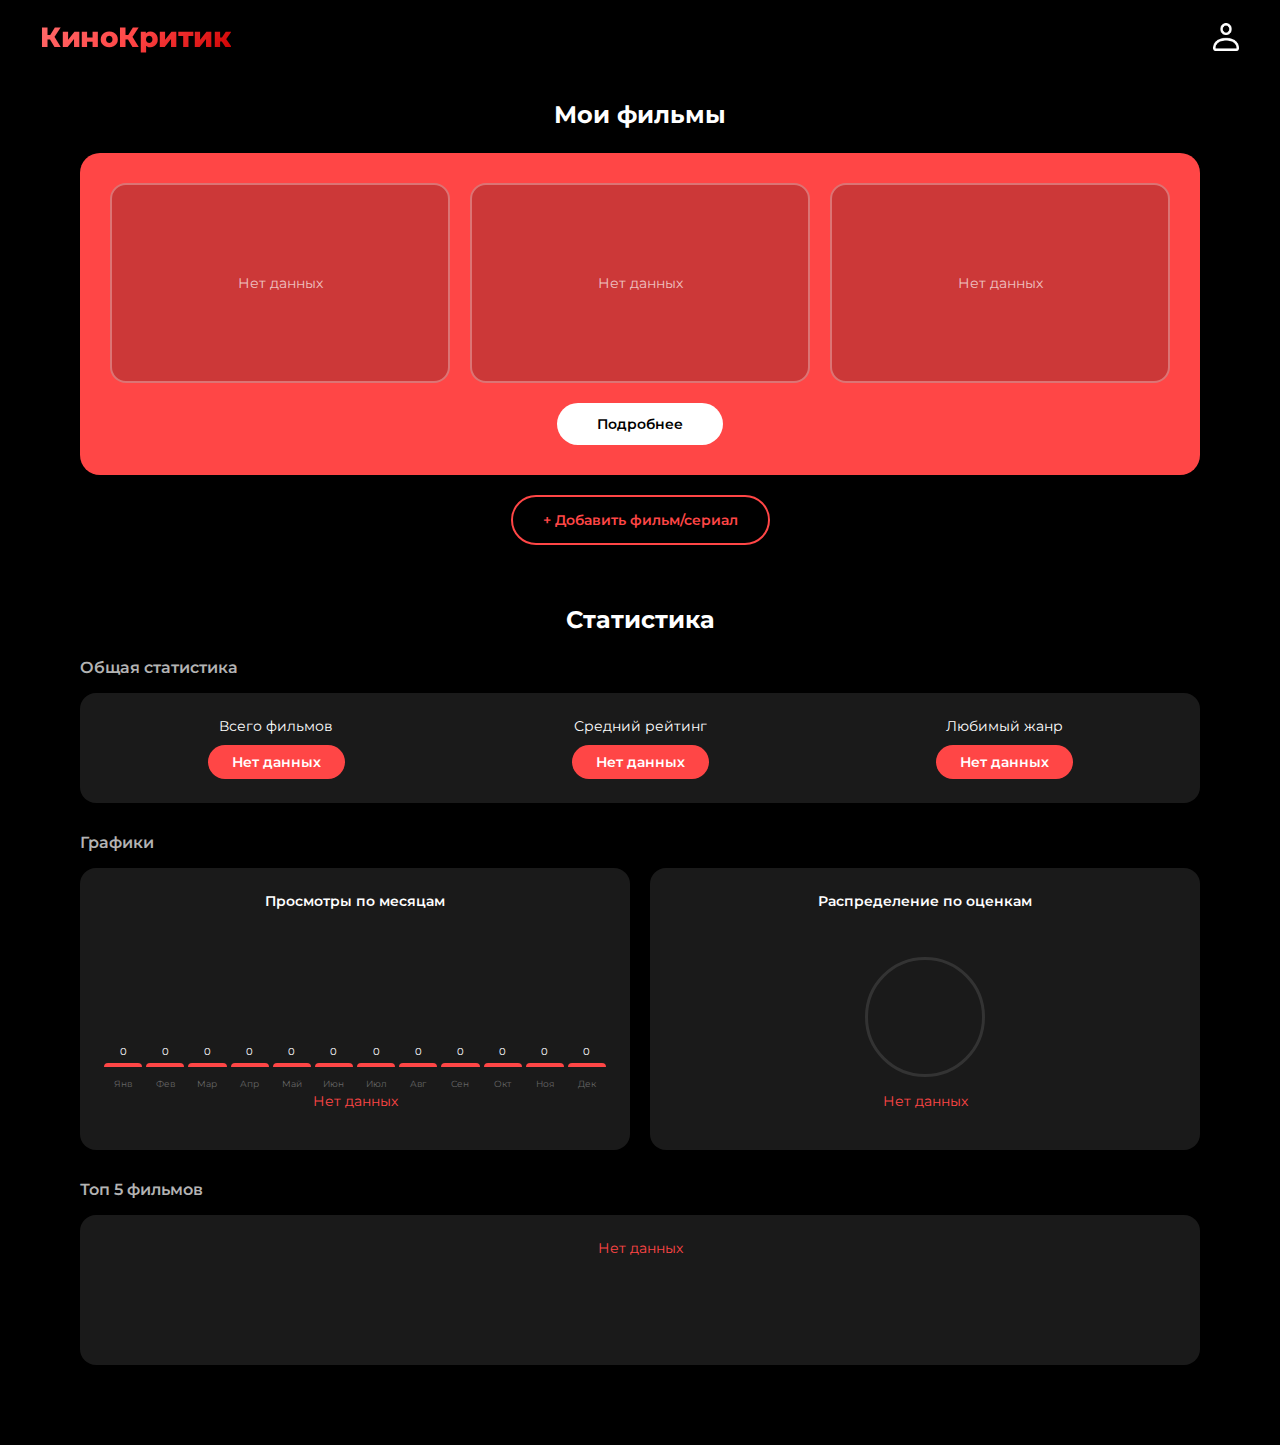
<file: index.html>
<!DOCTYPE html>
<html lang="ru">
<head>
    <meta charset="UTF-8">
    <meta name="viewport" content="width=device-width, initial-scale=1.0">
    <title>КиноКритик - Главная</title>
    <link rel="stylesheet" href="stule.css">
    <link href="https://fonts.googleapis.com/css2?family=Montserrat:wght@300;400;500;600;700;800&display=swap" rel="stylesheet">
</head>
<body>
    <header class="header">
        <a href="index.html" class="logo">
            <span class="logo-text">КиноКритик</span>
        </a>
        <div class="header-right">
            <span class="username-display" id="usernameDisplay"></span>
            <a href="login.html" class="account-icon" id="accountIcon">
                <img src="Icon.png" alt="Аккаунт">
            </a>
        </div>
    </header>

    <main class="main-content">
        <!-- Раздел Мои фильмы -->
        <section class="section-movies">
            <h2 class="section-title">Мои фильмы</h2>
            
            <div class="movies-container" id="moviesContainer">
                <div class="movies-cards">
                    <div class="movie-card empty" data-index="0">
                        <span>Нет данных</span>
                    </div>
                    <div class="movie-card empty" data-index="1">
                        <span>Нет данных</span>
                    </div>
                    <div class="movie-card empty" data-index="2">
                        <span>Нет данных</span>
                    </div>
                </div>
                <a href="movies.html" class="btn-details">Подробнее</a>
            </div>

            <a href="add-movie.html" class="btn-add-movie">+ Добавить фильм/сериал</a>
        </section>

        <!-- Раздел Статистика -->
        <section class="section-statistics">
            <h2 class="section-title">Статистика</h2>

            <!-- Общая статистика -->
            <div class="stats-block">
                <h3 class="stats-subtitle">Общая статистика</h3>
                <div class="stats-general">
                    <div class="stat-item">
                        <span class="stat-label">Всего фильмов</span>
                        <span class="stat-value" id="totalMovies">Нет данных</span>
                    </div>
                    <div class="stat-item">
                        <span class="stat-label">Средний рейтинг</span>
                        <span class="stat-value" id="avgRating">Нет данных</span>
                    </div>
                    <div class="stat-item">
                        <span class="stat-label">Любимый жанр</span>
                        <span class="stat-value" id="favGenre">Нет данных</span>
                    </div>
                </div>
            </div>

            <!-- Графики -->
            <div class="stats-block">
                <h3 class="stats-subtitle">Графики</h3>
                <div class="charts-container">
                    <div class="chart-box">
                        <h4>Просмотры по месяцам</h4>
                        <div class="chart-area" id="monthlyChart">
                            <div class="bar-chart">
                                <div class="bar" style="--height: 0%;" data-month="Янв"><span>0</span></div>
                                <div class="bar" style="--height: 0%;" data-month="Фев"><span>0</span></div>
                                <div class="bar" style="--height: 0%;" data-month="Мар"><span>0</span></div>
                                <div class="bar" style="--height: 0%;" data-month="Апр"><span>0</span></div>
                                <div class="bar" style="--height: 0%;" data-month="Май"><span>0</span></div>
                                <div class="bar" style="--height: 0%;" data-month="Июн"><span>0</span></div>
                                <div class="bar" style="--height: 0%;" data-month="Июл"><span>0</span></div>
                                <div class="bar" style="--height: 0%;" data-month="Авг"><span>0</span></div>
                                <div class="bar" style="--height: 0%;" data-month="Сен"><span>0</span></div>
                                <div class="bar" style="--height: 0%;" data-month="Окт"><span>0</span></div>
                                <div class="bar" style="--height: 0%;" data-month="Ноя"><span>0</span></div>
                                <div class="bar" style="--height: 0%;" data-month="Дек"><span>0</span></div>
                            </div>
                            <p class="no-data-text">Нет данных</p>
                        </div>
                    </div>
                    <div class="chart-box">
                        <h4>Распределение по оценкам</h4>
                        <div class="chart-area" id="ratingsChart">
                            <div class="pie-chart">
                                <div class="pie-placeholder"></div>
                            </div>
                            <p class="no-data-text">Нет данных</p>
                        </div>
                    </div>
                </div>
            </div>

            <!-- Топ 5 фильмов -->
            <div class="stats-block">
                <h3 class="stats-subtitle">Топ 5 фильмов</h3>
                <div class="top-movies" id="topMovies">
                    <p class="no-data-text">Нет данных</p>
                </div>
            </div>
        </section>
    </main>

    <!-- Модальное окно для просмотра всех карточек -->
    <div class="modal-overlay" id="allMoviesModal">
        <div class="modal-content">
            <button class="modal-close" onclick="closeModal()">&times;</button>
            <h2>Все фильмы</h2>
            <div class="modal-movies-grid" id="allMoviesGrid">
                <p class="no-data-text">Нет добавленных фильмов</p>
            </div>
        </div>
    </div>

    <script src="api.js"></script>
    <script src="script.js"></script>
</body>
</html>
</file>
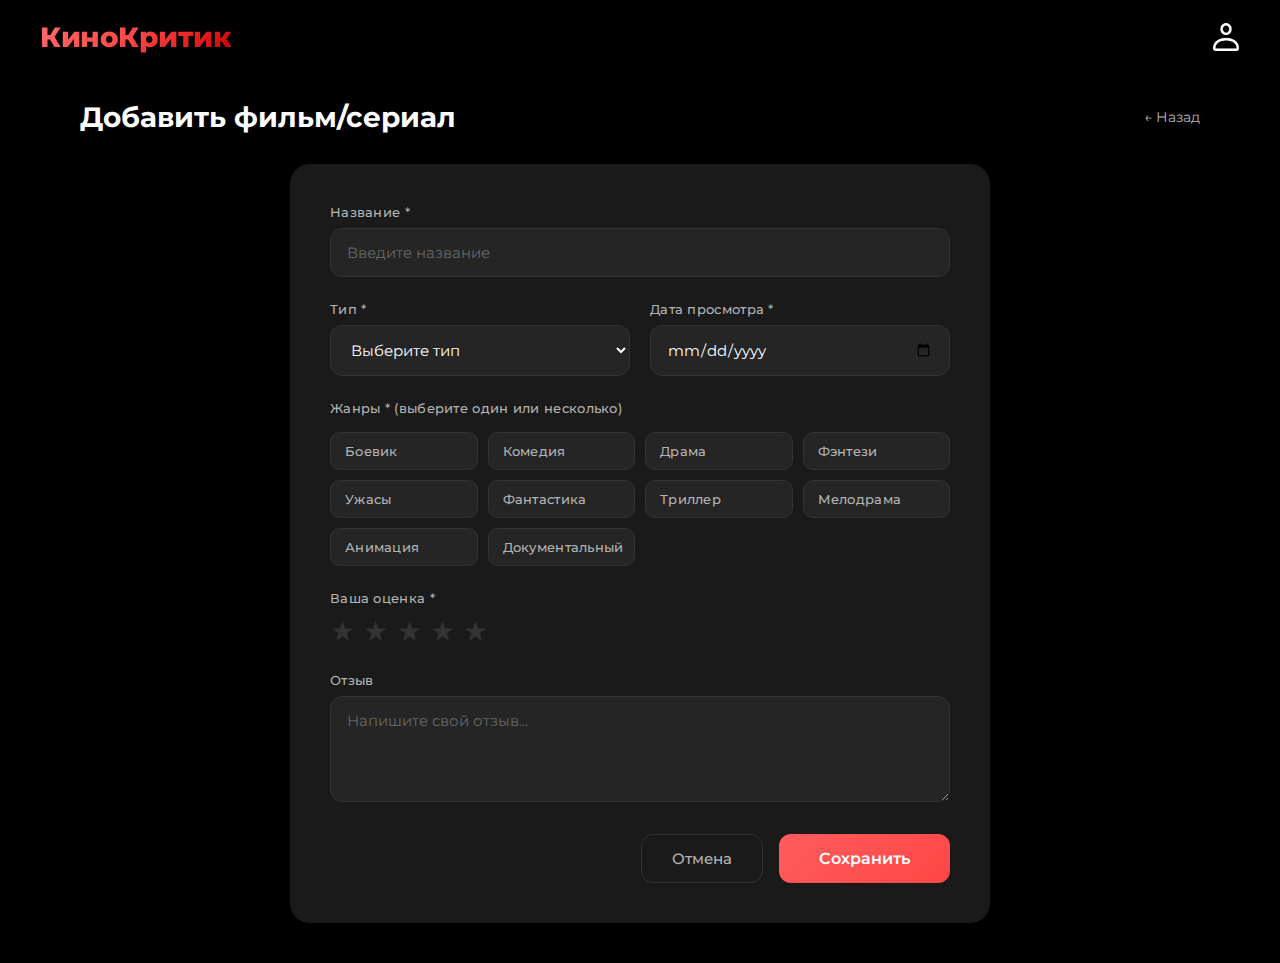
<file: add-movie.html>
<!DOCTYPE html>
<html lang="ru">
<head>
    <meta charset="UTF-8">
    <meta name="viewport" content="width=device-width, initial-scale=1.0">
    <title>КиноКритик - Добавить фильм</title>
    <link rel="stylesheet" href="stule.css">
    <link href="https://fonts.googleapis.com/css2?family=Montserrat:wght@300;400;500;600;700;800&display=swap" rel="stylesheet">
</head>
<body>
    <header class="header">
        <a href="index.html" class="logo">
            <span class="logo-text">КиноКритик</span>
        </a>
        <div class="header-right">
            <span class="username-display" id="usernameDisplay"></span>
            <a href="login.html" class="account-icon" id="accountIcon">
                <img src="Icon.png" alt="Аккаунт">
            </a>
        </div>
    </header>

    <main class="main-content add-movie-page">
        <div class="page-header">
            <h1 class="page-title" id="pageTitle">Добавить фильм/сериал</h1>
            <a href="index.html" class="btn-back">← Назад</a>
        </div>

        <form class="add-movie-form" id="addMovieForm" novalidate>
            <input type="hidden" id="movieId" value="">
            
            <div class="form-row">
                <div class="input-group">
                    <label for="movieTitle">Название *</label>
                    <input type="text" id="movieTitle" name="title" placeholder="Введите название">
                </div>
            </div>

            <div class="form-row two-cols">
                <div class="input-group">
                    <label for="movieType">Тип *</label>
                    <select id="movieType" name="type" class="filter-select">
                        <option value="">Выберите тип</option>
                        <option value="film">Фильм</option>
                        <option value="series">Сериал</option>
                    </select>
                </div>
                
                <div class="input-group">
                    <label for="movieDate">Дата просмотра *</label>
                    <input type="date" id="movieDate" name="date">
                </div>
            </div>

            <div class="form-row">
                <div class="input-group">
                    <label>Жанры * (выберите один или несколько)</label>
                    <div class="genres-grid" id="genresGrid">
                        <label class="genre-checkbox">
                            <input type="checkbox" name="genre" value="action">
                            <span>Боевик</span>
                        </label>
                        <label class="genre-checkbox">
                            <input type="checkbox" name="genre" value="comedy">
                            <span>Комедия</span>
                        </label>
                        <label class="genre-checkbox">
                            <input type="checkbox" name="genre" value="drama">
                            <span>Драма</span>
                        </label>
                        <label class="genre-checkbox">
                            <input type="checkbox" name="genre" value="fantasy">
                            <span>Фэнтези</span>
                        </label>
                        <label class="genre-checkbox">
                            <input type="checkbox" name="genre" value="horror">
                            <span>Ужасы</span>
                        </label>
                        <label class="genre-checkbox">
                            <input type="checkbox" name="genre" value="scifi">
                            <span>Фантастика</span>
                        </label>
                        <label class="genre-checkbox">
                            <input type="checkbox" name="genre" value="thriller">
                            <span>Триллер</span>
                        </label>
                        <label class="genre-checkbox">
                            <input type="checkbox" name="genre" value="romance">
                            <span>Мелодрама</span>
                        </label>
                        <label class="genre-checkbox">
                            <input type="checkbox" name="genre" value="animation">
                            <span>Анимация</span>
                        </label>
                        <label class="genre-checkbox">
                            <input type="checkbox" name="genre" value="documentary">
                            <span>Документальный</span>
                        </label>
                    </div>
                    <span class="error-message" id="genreError" style="display:none;">Выберите хотя бы один жанр</span>
                </div>
            </div>

            <div class="form-row">
                <div class="input-group">
                    <label>Ваша оценка *</label>
                    <div class="rating-input">
                        <input type="radio" name="rating" value="5" id="star5">
                        <label for="star5" class="star">★</label>
                        <input type="radio" name="rating" value="4" id="star4">
                        <label for="star4" class="star">★</label>
                        <input type="radio" name="rating" value="3" id="star3">
                        <label for="star3" class="star">★</label>
                        <input type="radio" name="rating" value="2" id="star2">
                        <label for="star2" class="star">★</label>
                        <input type="radio" name="rating" value="1" id="star1">
                        <label for="star1" class="star">★</label>
                    </div>
                </div>
            </div>

            <div class="form-row">
                <div class="input-group">
                    <label for="movieReview">Отзыв</label>
                    <textarea id="movieReview" name="review" placeholder="Напишите свой отзыв..." rows="4"></textarea>
                </div>
            </div>

            <div class="form-actions">
                <button type="button" class="btn-cancel" onclick="window.location.href='index.html'">Отмена</button>
                <button type="submit" class="btn-primary" id="submitBtn">Сохранить</button>
            </div>
        </form>
    </main>

    <script src="api.js"></script>
    <script src="script.js"></script>
</body>
</html>
</file>
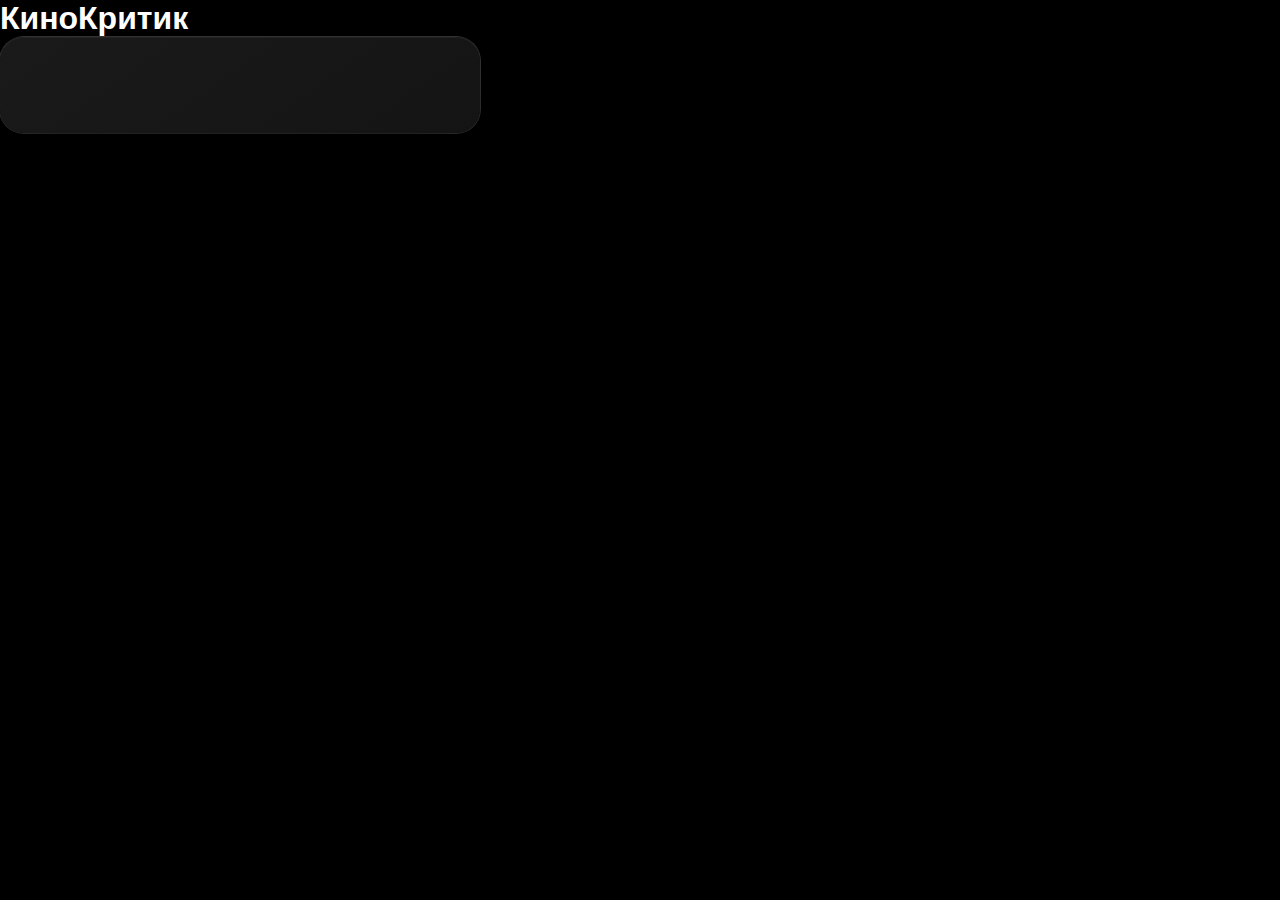
<file: login.html>
<!DOCTYPE html>
<html lang="ru">
<head>
    <meta charset="UTF-8">
    <meta name="viewport" content="width=device-width, initial-scale=1.0">
    <title>КиноКритик- вход</title>
    <link rel="stylesheet" href="stule.css">
    <link href="https://fonts.googleapis.com/css2?family=Inter:wght@300;400;500;600;700;800&display=swap" rel="stylesheet">
</head>
<body style="background-color: #000000;">
    <div>
        <h1>КиноКритик</h1>
    </div>
    <div class="auth-window"></div>
</body>
</html>
</file>
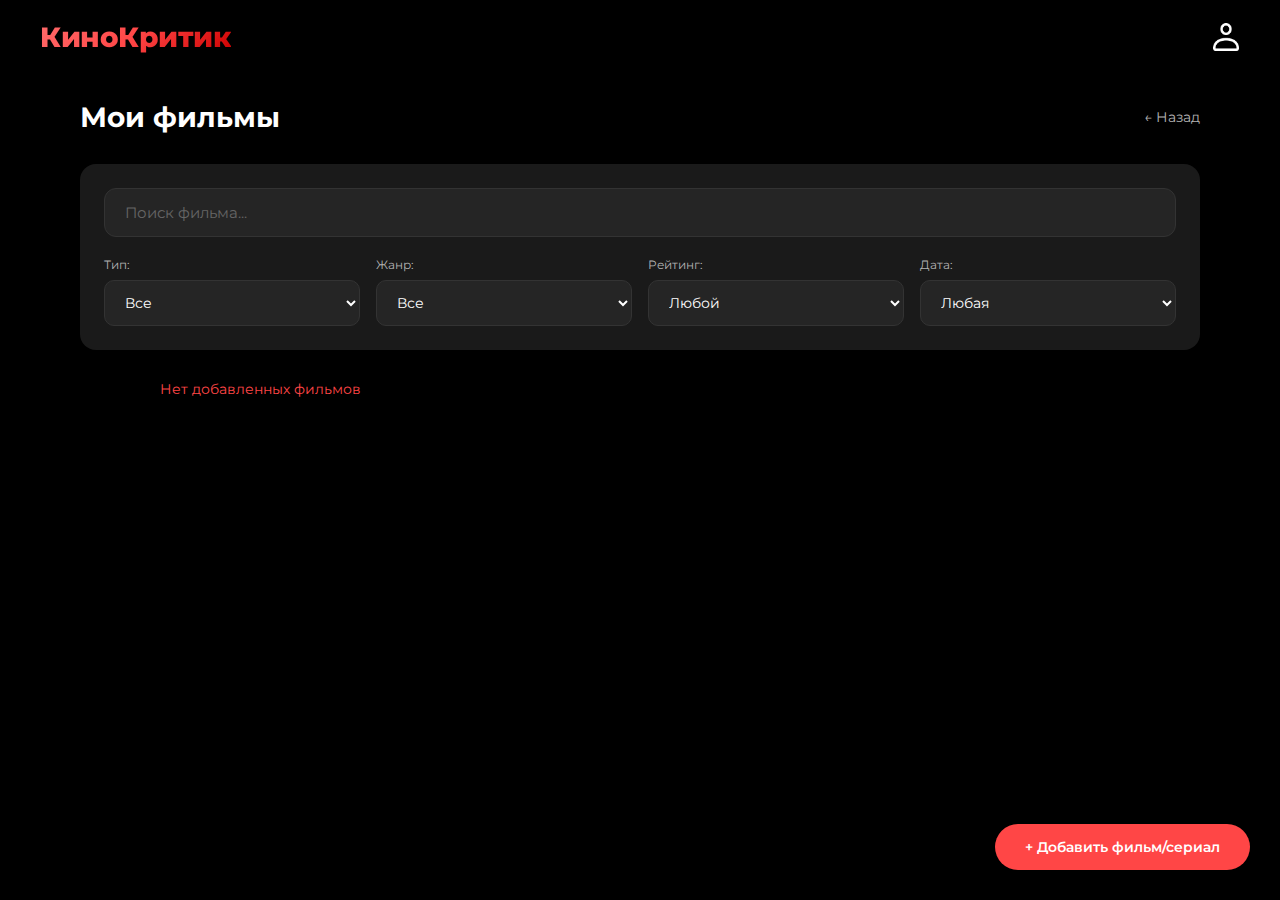
<file: movies.html>
<!DOCTYPE html>
<html lang="ru">
<head>
    <meta charset="UTF-8">
    <meta name="viewport" content="width=device-width, initial-scale=1.0">
    <title>КиноКритик - Все фильмы</title>
    <link rel="stylesheet" href="stule.css">
    <link href="https://fonts.googleapis.com/css2?family=Montserrat:wght@300;400;500;600;700;800&display=swap" rel="stylesheet">
</head>
<body>
    <header class="header">
        <a href="index.html" class="logo">
            <span class="logo-text">КиноКритик</span>
        </a>
        <a href="login.html" class="account-icon">
            <img src="Icon.png" alt="Аккаунт">
        </a>
    </header>

    <main class="main-content movies-page">
        <div class="page-header">
            <h1 class="page-title">Мои фильмы</h1>
            <a href="index.html" class="btn-back">← Назад</a>
        </div>

        <!-- Поиск и фильтры -->
        <div class="filters-section">
            <div class="search-box">
                <input type="text" id="searchInput" placeholder="Поиск фильма..." class="search-input">
            </div>
            
            <div class="filters">
                <div class="filter-group">
                    <label>Тип:</label>
                    <select id="filterType" class="filter-select">
                        <option value="">Все</option>
                        <option value="film">Фильм</option>
                        <option value="series">Сериал</option>
                    </select>
                </div>
                
                <div class="filter-group">
                    <label>Жанр:</label>
                    <select id="filterGenre" class="filter-select">
                        <option value="">Все</option>
                        <option value="action">Боевик</option>
                        <option value="comedy">Комедия</option>
                        <option value="drama">Драма</option>
                        <option value="fantasy">Фэнтези</option>
                        <option value="horror">Ужасы</option>
                        <option value="scifi">Фантастика</option>
                        <option value="thriller">Триллер</option>
                        <option value="romance">Мелодрама</option>
                        <option value="animation">Анимация</option>
                        <option value="documentary">Документальный</option>
                    </select>
                </div>
                
                <div class="filter-group">
                    <label>Рейтинг:</label>
                    <select id="filterRating" class="filter-select">
                        <option value="">Любой</option>
                        <option value="5">★★★★★ (5)</option>
                        <option value="4">★★★★☆ (4+)</option>
                        <option value="3">★★★☆☆ (3+)</option>
                        <option value="2">★★☆☆☆ (2+)</option>
                        <option value="1">★☆☆☆☆ (1+)</option>
                    </select>
                </div>
                
                <div class="filter-group">
                    <label>Дата:</label>
                    <select id="sortBy" class="filter-select">
                        <option value="">Любая</option>
                        <option value="date-desc">Сначала новые</option>
                        <option value="date-asc">Сначала старые</option>
                    </select>
                </div>
            </div>
        </div>

        <!-- Список фильмов -->
        <div class="movies-list" id="moviesList">
            <p class="no-data-text">Нет добавленных фильмов</p>
        </div>

        <!-- Кнопка добавить -->
        <a href="add-movie.html" class="btn-add-movie fixed">+ Добавить фильм/сериал</a>
    </main>

    <script src="script.js"></script>
</body>
</html>
</file>
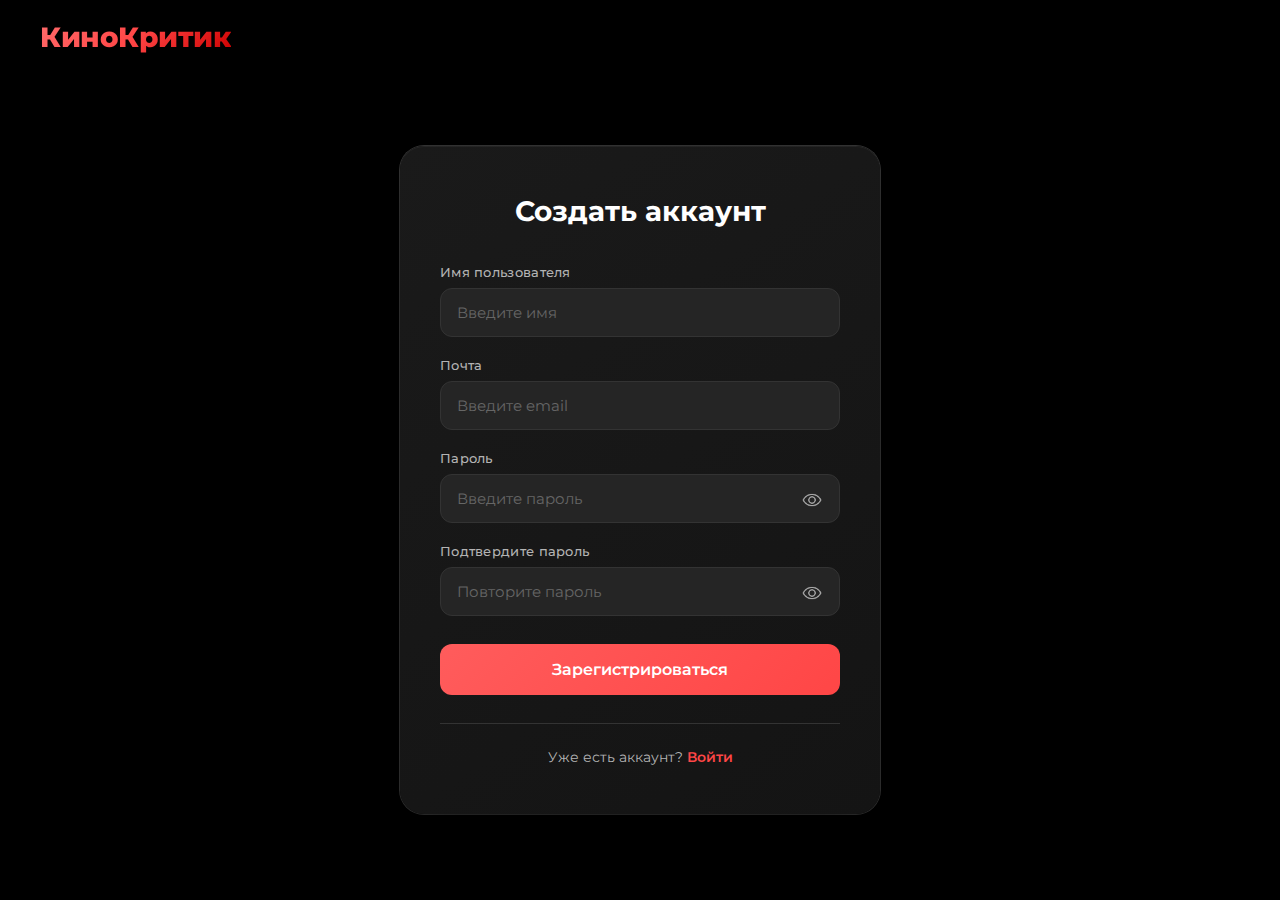
<file: register.html>
<!DOCTYPE html>
<html lang="ru">
<head>
    <meta charset="UTF-8">
    <meta name="viewport" content="width=device-width, initial-scale=1.0">
    <title>КиноКритик - Регистрация</title>
    <link rel="stylesheet" href="stule.css">
    <link href="https://fonts.googleapis.com/css2?family=Montserrat:wght@300;400;500;600;700;800&display=swap" rel="stylesheet">
</head>
<body>
    <header class="header">
        <a href="index.html" class="logo">
            <span class="logo-text">КиноКритик</span>
        </a>
    </header>

    <main class="auth-container">
        <div class="auth-window">
            <div class="auth-header">
                <h1>Создать аккаунт</h1>
            </div>

            <form class="auth-form" id="registerForm">
                <div class="input-group">
                    <label for="username">Имя пользователя</label>
                    <input type="text" id="username" name="username" placeholder="Введите имя" required>
                </div>

                <div class="input-group">
                    <label for="email">Почта</label>
                    <input type="email" id="email" name="email" placeholder="Введите email" required>
                </div>

                <div class="input-group">
                    <label for="password">Пароль</label>
                    <input type="password" id="password" name="password" placeholder="Введите пароль" required minlength="8">
                    <button type="button" class="toggle-password" onclick="togglePassword('password')">
                        <img src="Eye.png" alt="Показать пароль" class="eye-icon">
                    </button>
                </div>

                <div class="input-group">
                    <label for="confirmPassword">Подтвердите пароль</label>
                    <input type="password" id="confirmPassword" name="confirmPassword" placeholder="Повторите пароль" required>
                    <button type="button" class="toggle-password" onclick="togglePassword('confirmPassword')">
                        <img src="Eye.png" alt="Показать пароль" class="eye-icon">
                    </button>
                </div>

                <button type="submit" class="btn-primary">Зарегистрироваться</button>
            </form>

            <div class="auth-footer">
                <p>Уже есть аккаунт? <a href="login.html">Войти</a></p>
            </div>
        </div>
    </main>

    <script src="script.js"></script>
</body>
</html>
</file>
<file: stule.css>
/*КиноКритик - Общие стили*/

/* CSS Variables */
:root {
    --bg-dark: #000000;
    --bg-card: #1a1a1a;
    --bg-input: #252525;
    --bg-gray: #1a1a1a;
    --accent-red: #FF4646;
    --accent-red-hover: #ff5c5c;
    --text-primary: #ffffff;
    --text-secondary: #b3b3b3;
    --text-muted: #666666;
    --border-color: #333333;
    --shadow-color: rgba(255, 70, 70, 0.15);
    --error-color: #ff4757;
    --success-color: #2ed573;
}

/* Reset & Base */
* {
    margin: 0;
    padding: 0;
    box-sizing: border-box;
}

body {
    font-family: 'Montserrat', sans-serif;
    background-color: var(--bg-dark);
    color: var(--text-primary);
    min-height: 100vh;
    overflow-x: hidden;
}

/* Header */
.header {
    position: fixed;
    top: 0;
    left: 0;
    width: 100%;
    padding: 20px 40px;
    z-index: 100;
    display: flex;
    justify-content: space-between;
    align-items: center;
    background-color: var(--bg-dark);
}

.logo {
    display: flex;
    align-items: center;
    text-decoration: none;
    transition: transform 0.3s ease;
}

.logo:hover {
    transform: scale(1.02);
}

.logo-text {
    font-size: 28px;
    font-weight: 800;
    letter-spacing: -0.5px;
    background: linear-gradient(135deg, #ff6b6b 0%, #FF4646 50%, #cc0000 100%);
    -webkit-background-clip: text;
    -webkit-text-fill-color: transparent;
    background-clip: text;
}

.header-right {
    display: flex;
    align-items: center;
    gap: 16px;
}

.username-display {
    color: var(--text-secondary);
    font-size: 14px;
    font-weight: 500;
}

.account-icon {
    display: flex;
    align-items: center;
    justify-content: center;
    transition: opacity 0.3s ease;
}

.account-icon:hover {
    opacity: 0.8;
}

.account-icon img {
    width: 28px;
    height: 28px;
    object-fit: contain;
}

/* Страницы авторизации */

.auth-container {
    min-height: 100vh;
    display: flex;
    align-items: center;
    justify-content: center;
    padding: 100px 20px 40px;
}

.auth-window {
    width: 100%;
    max-width: 480px;
    background: linear-gradient(145deg, var(--bg-card) 0%, #141414 100%);
    border-radius: 24px;
    padding: 48px 40px;
    box-shadow: 
        0 25px 50px -12px rgba(0, 0, 0, 0.5),
        0 0 0 1px var(--border-color),
        inset 0 1px 0 rgba(255, 255, 255, 0.05);
    animation: slideUp 0.6s ease-out;
}

@keyframes slideUp {
    from {
        opacity: 0;
        transform: translateY(30px);
    }
    to {
        opacity: 1;
        transform: translateY(0);
    }
}

.auth-header {
    text-align: center;
    margin-bottom: 36px;
}

.auth-header h1 {
    font-size: 28px;
    font-weight: 700;
    color: var(--text-primary);
}

.auth-form {
    display: flex;
    flex-direction: column;
    gap: 20px;
}

.input-group {
    position: relative;
    display: flex;
    flex-direction: column;
    gap: 8px;
}

.input-group label {
    font-size: 13px;
    font-weight: 500;
    color: var(--text-secondary);
    letter-spacing: 0.3px;
}

.input-group input,
.input-group textarea,
.input-group select {
    width: 100%;
    padding: 14px 16px;
    padding-right: 50px;
    background: var(--bg-input);
    border: 1px solid var(--border-color);
    border-radius: 12px;
    color: var(--text-primary);
    font-size: 15px;
    font-family: inherit;
    transition: all 0.3s ease;
}

.input-group textarea {
    padding-right: 16px;
    resize: vertical;
    min-height: 100px;
}

.input-group input::placeholder,
.input-group textarea::placeholder {
    color: var(--text-muted);
}

.input-group input:focus,
.input-group textarea:focus,
.input-group select:focus {
    outline: none;
    border-color: var(--accent-red);
    box-shadow: 0 0 0 3px var(--shadow-color);
    background: #2a2a2a;
}

.input-group input:hover:not(:focus),
.input-group textarea:hover:not(:focus),
.input-group select:hover:not(:focus) {
    border-color: #444444;
}

.toggle-password {
    position: absolute;
    right: 14px;
    top: 36px;
    background: none;
    border: none;
    cursor: pointer;
    padding: 4px;
    display: flex;
    align-items: center;
    justify-content: center;
    opacity: 0.6;
    transition: opacity 0.3s ease;
}

.toggle-password:hover {
    opacity: 1;
}

.eye-icon {
    width: 20px;
    height: 20px;
    object-fit: contain;
}

.form-options {
    display: flex;
    justify-content: space-between;
    align-items: center;
    margin-top: -8px;
}

.checkbox-container {
    display: flex;
    align-items: center;
    gap: 10px;
    cursor: pointer;
    font-size: 13px;
    color: var(--text-secondary);
    user-select: none;
}

.checkbox-container input {
    display: none;
}

.checkmark {
    width: 18px;
    height: 18px;
    border: 2px solid var(--border-color);
    border-radius: 5px;
    position: relative;
    transition: all 0.3s ease;
    flex-shrink: 0;
}

.checkbox-container:hover .checkmark {
    border-color: var(--accent-red);
}

.checkbox-container input:checked + .checkmark {
    background: var(--accent-red);
    border-color: var(--accent-red);
}

.checkbox-container input:checked + .checkmark::after {
    content: '✓';
    position: absolute;
    top: 50%;
    left: 50%;
    transform: translate(-50%, -50%);
    color: var(--text-primary);
    font-size: 12px;
    font-weight: bold;
}

.forgot-link {
    color: var(--accent-red);
    font-size: 13px;
    text-decoration: none;
    transition: color 0.3s ease;
}

.forgot-link:hover {
    color: var(--accent-red-hover);
    text-decoration: underline;
}

.btn-primary {
    width: 100%;
    padding: 16px;
    background: linear-gradient(135deg, #ff5c5c 0%, var(--accent-red) 100%);
    border: none;
    border-radius: 12px;
    color: var(--text-primary);
    font-size: 16px;
    font-weight: 600;
    font-family: inherit;
    cursor: pointer;
    transition: all 0.3s ease;
    margin-top: 8px;
    position: relative;
    overflow: hidden;
}

.btn-primary::before {
    content: '';
    position: absolute;
    top: 0;
    left: -100%;
    width: 100%;
    height: 100%;
    background: linear-gradient(90deg, transparent, rgba(255, 255, 255, 0.2), transparent);
    transition: left 0.5s ease;
}

.btn-primary:hover {
    transform: translateY(-2px);
    box-shadow: 0 10px 30px rgba(255, 70, 70, 0.3);
}

.btn-primary:hover::before {
    left: 100%;
}

.btn-primary:active {
    transform: translateY(0);
}

.auth-footer {
    text-align: center;
    margin-top: 28px;
    padding-top: 24px;
    border-top: 1px solid var(--border-color);
}

.auth-footer p {
    color: var(--text-secondary);
    font-size: 14px;
}

.auth-footer a {
    color: var(--accent-red);
    text-decoration: none;
    font-weight: 600;
    transition: color 0.3s ease;
}

.auth-footer a:hover {
    color: var(--accent-red-hover);
    text-decoration: underline;
}

.input-group.error input {
    border-color: var(--error-color);
}

.input-group .error-message {
    color: var(--error-color);
    font-size: 12px;
    margin-top: 4px;
}

.input-group.success input {
    border-color: var(--success-color);
}

   /*Главная страница*/

.main-content {
    padding: 100px 40px 40px;
    max-width: 1200px;
    margin: 0 auto;
}

.section-title {
    font-size: 24px;
    font-weight: 700;
    color: var(--text-primary);
    text-align: center;
    margin-bottom: 24px;
}

/* Раздел Мои фильмы */
.section-movies {
    margin-bottom: 60px;
}

.movies-container {
    background: var(--accent-red);
    border-radius: 20px;
    padding: 30px;
    margin-bottom: 20px;
    cursor: pointer;
    transition: transform 0.3s ease;
}

.movies-container:hover {
    transform: scale(1.01);
}

.movies-cards {
    display: grid;
    grid-template-columns: repeat(3, 1fr);
    gap: 20px;
    margin-bottom: 20px;
}

.movie-card {
    background: rgba(0, 0, 0, 0.2);
    border: 2px solid rgba(255, 255, 255, 0.3);
    border-radius: 16px;
    padding: 20px;
    min-height: 200px;
    display: flex;
    flex-direction: column;
    transition: all 0.3s ease;
}

.movie-card.empty {
    justify-content: center;
    align-items: center;
}

.movie-card.empty span {
    color: rgba(255, 255, 255, 0.7);
    font-size: 14px;
}

.movie-card.filled {
    justify-content: flex-start;
}

.movie-card .movie-title {
    font-size: 16px;
    font-weight: 700;
    margin-bottom: 8px;
    color: var(--text-primary);
}

.movie-card .movie-type {
    font-size: 12px;
    color: rgba(255, 255, 255, 0.8);
    margin-bottom: 4px;
}

.movie-card .movie-genre {
    font-size: 12px;
    color: rgba(255, 255, 255, 0.8);
    margin-bottom: 8px;
}

.movie-card .movie-rating {
    color: #ffd700;
    font-size: 14px;
    margin-bottom: 4px;
}

.movie-card .movie-date {
    font-size: 11px;
    color: rgba(255, 255, 255, 0.7);
    margin-bottom: 8px;
}

.movie-card .movie-review {
    font-size: 12px;
    color: rgba(255, 255, 255, 0.9);
    line-height: 1.4;
    overflow: hidden;
    display: -webkit-box;
    -webkit-line-clamp: 3;
    -webkit-box-orient: vertical;
}

.btn-details {
    display: block;
    width: fit-content;
    margin: 0 auto;
    padding: 12px 40px;
    background: var(--text-primary);
    color: var(--bg-dark);
    text-decoration: none;
    border-radius: 25px;
    font-size: 14px;
    font-weight: 600;
    transition: all 0.3s ease;
}

.btn-details:hover {
    transform: scale(1.05);
    box-shadow: 0 5px 20px rgba(255, 255, 255, 0.3);
}

.btn-add-movie {
    display: block;
    width: fit-content;
    margin: 0 auto;
    padding: 14px 30px;
    background: transparent;
    border: 2px solid var(--accent-red);
    color: var(--accent-red);
    text-decoration: none;
    border-radius: 25px;
    font-size: 14px;
    font-weight: 600;
    transition: all 0.3s ease;
}

.btn-add-movie:hover {
    background: var(--accent-red);
    color: var(--text-primary);
}

.btn-add-movie.fixed {
    position: fixed;
    bottom: 30px;
    right: 30px;
    z-index: 50;
    background: var(--accent-red);
    color: var(--text-primary);
    border: none;
}

.btn-add-movie.fixed:hover {
    transform: scale(1.05);
    box-shadow: 0 5px 20px rgba(255, 70, 70, 0.4);
}

/* Раздел Статистика */
.section-statistics {
    margin-bottom: 40px;
}

.stats-block {
    margin-bottom: 30px;
}

.stats-subtitle {
    font-size: 16px;
    font-weight: 600;
    color: var(--text-secondary);
    margin-bottom: 16px;
}

/* Общая статистика */
.stats-general {
    display: grid;
    grid-template-columns: repeat(3, 1fr);
    gap: 20px;
    background: var(--bg-gray);
    border-radius: 16px;
    padding: 24px;
}

.stat-item {
    text-align: center;
}

.stat-label {
    display: block;
    font-size: 14px;
    color: var(--text-primary);
    margin-bottom: 10px;
}

.stat-value {
    display: inline-block;
    padding: 8px 24px;
    background: var(--accent-red);
    color: var(--text-primary);
    border-radius: 20px;
    font-size: 14px;
    font-weight: 600;
}

/* Графики */
.charts-container {
    display: grid;
    grid-template-columns: repeat(2, 1fr);
    gap: 20px;
}

.chart-box {
    background: var(--bg-gray);
    border-radius: 16px;
    padding: 24px;
}

.chart-box h4 {
    font-size: 14px;
    font-weight: 600;
    color: var(--text-primary);
    margin-bottom: 16px;
    text-align: center;
}

.chart-area {
    min-height: 200px;
    display: flex;
    flex-direction: column;
    align-items: center;
    justify-content: center;
}

.no-data-text {
    color: var(--accent-red);
    font-size: 14px;
    text-align: center;
}

/* Столбчатая диаграмма */
.bar-chart {
    display: flex;
    align-items: flex-end;
    justify-content: space-between;
    height: 150px;
    width: 100%;
    gap: 4px;
    padding-bottom: 25px;
    position: relative;
}

.bar-chart .bar {
    flex: 1;
    background: var(--accent-red);
    border-radius: 4px 4px 0 0;
    min-height: 4px;
    height: var(--height);
    max-height: 100%;
    position: relative;
    transition: height 0.3s ease;
}

.bar-chart .bar::after {
    content: attr(data-month);
    position: absolute;
    bottom: -22px;
    left: 50%;
    transform: translateX(-50%);
    font-size: 9px;
    color: var(--text-muted);
}

.bar-chart .bar span {
    position: absolute;
    top: -18px;
    left: 50%;
    transform: translateX(-50%);
    font-size: 10px;
    color: var(--text-primary);
}

/* Круговая диаграмма */
.pie-chart {
    width: 150px;
    height: 150px;
    display: flex;
    align-items: center;
    justify-content: center;
}

.pie-placeholder {
    width: 120px;
    height: 120px;
    border-radius: 50%;
    border: 3px solid var(--border-color);
    position: relative;
}

/* Топ 5 фильмов */
.top-movies {
    background: var(--bg-gray);
    border-radius: 16px;
    padding: 24px;
    min-height: 150px;
}

.top-movie-item {
    display: flex;
    align-items: center;
    justify-content: space-between;
    padding: 10px 0;
    border-bottom: 1px solid var(--border-color);
}

.top-movie-item:last-child {
    border-bottom: none;
}

.top-movie-item .rank {
    font-weight: 700;
    color: var(--accent-red);
    margin-right: 12px;
}

.top-movie-item .name {
    flex: 1;
    color: var(--text-primary);
}

.top-movie-item .rating {
    color: #ffd700;
}

   /*Страница всех фильмов*/

.movies-page .page-header,
.add-movie-page .page-header {
    display: flex;
    justify-content: space-between;
    align-items: center;
    margin-bottom: 30px;
}

.page-title {
    font-size: 28px;
    font-weight: 700;
    color: var(--text-primary);
}

.btn-back {
    color: var(--text-secondary);
    text-decoration: none;
    font-size: 14px;
    transition: color 0.3s ease;
}

.btn-back:hover {
    color: var(--accent-red);
}

/* Фильтры */
.filters-section {
    background: var(--bg-card);
    border-radius: 16px;
    padding: 24px;
    margin-bottom: 30px;
}

.search-box {
    margin-bottom: 20px;
}

.search-input {
    width: 100%;
    padding: 14px 20px;
    background: var(--bg-input);
    border: 1px solid var(--border-color);
    border-radius: 12px;
    color: var(--text-primary);
    font-size: 15px;
    font-family: inherit;
    transition: all 0.3s ease;
}

.search-input::placeholder {
    color: var(--text-muted);
}

.search-input:focus {
    outline: none;
    border-color: var(--accent-red);
    box-shadow: 0 0 0 3px var(--shadow-color);
}

.filters {
    display: grid;
    grid-template-columns: repeat(4, 1fr);
    gap: 16px;
}

.filter-group {
    display: flex;
    flex-direction: column;
    gap: 8px;
}

.filter-group label {
    font-size: 12px;
    color: var(--text-secondary);
}

.filter-select {
    padding: 12px 16px;
    background: var(--bg-input);
    border: 1px solid var(--border-color);
    border-radius: 10px;
    color: var(--text-primary);
    font-size: 14px;
    font-family: inherit;
    cursor: pointer;
    transition: all 0.3s ease;
}

.filter-select:focus {
    outline: none;
    border-color: var(--accent-red);
}

.filter-select option {
    background: var(--bg-card);
    color: var(--text-primary);
}

/* Список фильмов */
.movies-list {
    display: grid;
    grid-template-columns: repeat(auto-fill, minmax(280px, 1fr));
    gap: 20px;
    margin-bottom: 100px;
}

.movies-list .movie-card {
    background: var(--bg-card);
    border: 1px solid var(--border-color);
}

.movies-list .movie-card:hover {
    border-color: var(--accent-red);
    transform: translateY(-5px);
    box-shadow: 0 10px 30px rgba(0, 0, 0, 0.3);
}

/* Страница добавления фильма*/

.add-movie-form {
    background: var(--bg-card);
    border-radius: 20px;
    padding: 40px;
    max-width: 700px;
    margin: 0 auto;
}

.form-row {
    margin-bottom: 24px;
}

.form-row.two-cols {
    display: grid;
    grid-template-columns: repeat(2, 1fr);
    gap: 20px;
}

.add-movie-form .input-group input,
.add-movie-form .input-group select,
.add-movie-form .input-group textarea {
    padding-right: 16px;
}

/* Рейтинг звёздами */
.rating-input {
    display: flex;
    flex-direction: row-reverse;
    justify-content: flex-end;
    gap: 8px;
}

.rating-input input {
    display: none;
}

.rating-input .star {
    font-size: 28px;
    color: var(--border-color);
    cursor: pointer;
    transition: color 0.2s ease;
}

.rating-input input:checked ~ .star,
.rating-input .star:hover,
.rating-input .star:hover ~ .star {
    color: #ffd700;
}

.form-actions {
    display: flex;
    gap: 16px;
    justify-content: flex-end;
    margin-top: 32px;
}

.btn-cancel {
    padding: 14px 30px;
    background: transparent;
    border: 1px solid var(--border-color);
    border-radius: 12px;
    color: var(--text-secondary);
    font-size: 15px;
    font-weight: 500;
    font-family: inherit;
    cursor: pointer;
    transition: all 0.3s ease;
}

.btn-cancel:hover {
    border-color: var(--text-primary);
    color: var(--text-primary);
}

.form-actions .btn-primary {
    width: auto;
    padding: 14px 40px;
    margin-top: 0;
}

/* Сетка жанров */
.genres-grid {
    display: grid;
    grid-template-columns: repeat(auto-fill, minmax(140px, 1fr));
    gap: 10px;
    margin-top: 8px;
}

.genre-checkbox {
    display: flex;
    align-items: center;
    gap: 8px;
    padding: 10px 14px;
    background: var(--bg-input);
    border: 1px solid var(--border-color);
    border-radius: 10px;
    cursor: pointer;
    transition: all 0.2s ease;
    font-size: 13px;
    color: var(--text-secondary);
}

.genre-checkbox:hover {
    border-color: var(--accent-red);
}

.genre-checkbox input {
    display: none;
}

.genre-checkbox input:checked + span {
    color: var(--text-primary);
}

.genre-checkbox:has(input:checked) {
    background: var(--accent-red);
    border-color: var(--accent-red);
}

.genre-checkbox:has(input:checked) span {
    color: var(--text-primary);
}

/* Кнопки действий с фильмом */
.movie-actions {
    display: flex;
    gap: 8px;
    margin-top: 12px;
}

.btn-edit-movie {
    flex: 1;
    padding: 8px 12px;
    background: var(--bg-input);
    border: 1px solid var(--border-color);
    border-radius: 8px;
    color: var(--text-secondary);
    font-size: 12px;
    font-family: inherit;
    cursor: pointer;
    transition: all 0.2s ease;
}

.btn-edit-movie:hover {
    border-color: var(--accent-red);
    color: var(--accent-red);
}

/*Модальное окно*/

.modal-overlay {
    position: fixed;
    top: 0;
    left: 0;
    width: 100%;
    height: 100%;
    background: rgba(0, 0, 0, 0.9);
    display: none;
    align-items: center;
    justify-content: center;
    z-index: 1000;
    padding: 40px;
}

.modal-overlay.active {
    display: flex;
}

.modal-content {
    background: var(--bg-card);
    border-radius: 20px;
    padding: 40px;
    max-width: 900px;
    width: 100%;
    max-height: 80vh;
    overflow-y: auto;
    position: relative;
}

.modal-close {
    position: absolute;
    top: 20px;
    right: 20px;
    background: none;
    border: none;
    color: var(--text-secondary);
    font-size: 28px;
    cursor: pointer;
    transition: color 0.3s ease;
}

.modal-close:hover {
    color: var(--accent-red);
}

.modal-content h2 {
    font-size: 24px;
    margin-bottom: 24px;
    color: var(--text-primary);
}

.modal-movies-grid {
    display: grid;
    grid-template-columns: repeat(auto-fill, minmax(200px, 1fr));
    gap: 16px;
}

/*Адаптивность*/

@media (max-width: 900px) {
    .movies-cards {
        grid-template-columns: repeat(2, 1fr);
    }
    
    .stats-general {
        grid-template-columns: 1fr;
        gap: 16px;
    }
    
    .charts-container {
        grid-template-columns: 1fr;
    }
    
    .filters {
        grid-template-columns: repeat(2, 1fr);
    }
}

@media (max-width: 600px) {
    .main-content {
        padding: 80px 20px 20px;
    }
    
    .movies-cards {
        grid-template-columns: 1fr;
    }
    
    .movies-container {
        padding: 20px;
    }
    
    .header {
        padding: 16px 20px;
    }
    
    .logo-text {
        font-size: 22px;
    }
    
    .section-title {
        font-size: 20px;
    }
    
    .filters {
        grid-template-columns: 1fr;
    }
    
    .form-row.two-cols {
        grid-template-columns: 1fr;
    }
    
    .add-movie-form {
        padding: 24px;
    }
    
    .form-actions {
        flex-direction: column;
    }
    
    .btn-cancel,
    .form-actions .btn-primary {
        width: 100%;
    }
    
    .auth-window {
        padding: 36px 24px;
        border-radius: 20px;
    }

    .auth-header h1 {
        font-size: 24px;
    }

    .form-options {
        flex-direction: column;
        gap: 12px;
        align-items: flex-start;
    }
}

/* Анимации */
.auth-form > * {
    animation: fadeInUp 0.5s ease-out backwards;
}

.auth-form > *:nth-child(1) { animation-delay: 0.1s; }
.auth-form > *:nth-child(2) { animation-delay: 0.15s; }
.auth-form > *:nth-child(3) { animation-delay: 0.2s; }
.auth-form > *:nth-child(4) { animation-delay: 0.25s; }
.auth-form > *:nth-child(5) { animation-delay: 0.3s; }
.auth-form > *:nth-child(6) { animation-delay: 0.35s; }

@keyframes fadeInUp {
    from {
        opacity: 0;
        transform: translateY(15px);
    }
    to {
        opacity: 1;
        transform: translateY(0);
    }
}

/* Сообщение об ошибке формы */
.form-error {
    background: rgba(255, 71, 87, 0.15);
    border: 1px solid var(--error-color);
    border-radius: 10px;
    padding: 12px 16px;
    margin-bottom: 20px;
    color: var(--error-color);
    font-size: 14px;
    text-align: center;
    display: none;
}

/* Кнопка удаления фильма */
.btn-delete-movie {
    margin-top: 12px;
    padding: 8px 16px;
    background: transparent;
    border: 1px solid var(--error-color);
    border-radius: 8px;
    color: var(--error-color);
    font-size: 12px;
    font-family: inherit;
    cursor: pointer;
    transition: all 0.3s ease;
}

.btn-delete-movie:hover {
    background: var(--error-color);
    color: var(--text-primary);
}

/* Стиль карточки фильма с данными */
.movies-list .movie-card.filled {
    cursor: default;
}

.movies-list .movie-card.filled:hover .btn-delete-movie {
    opacity: 1;
}
</file>
